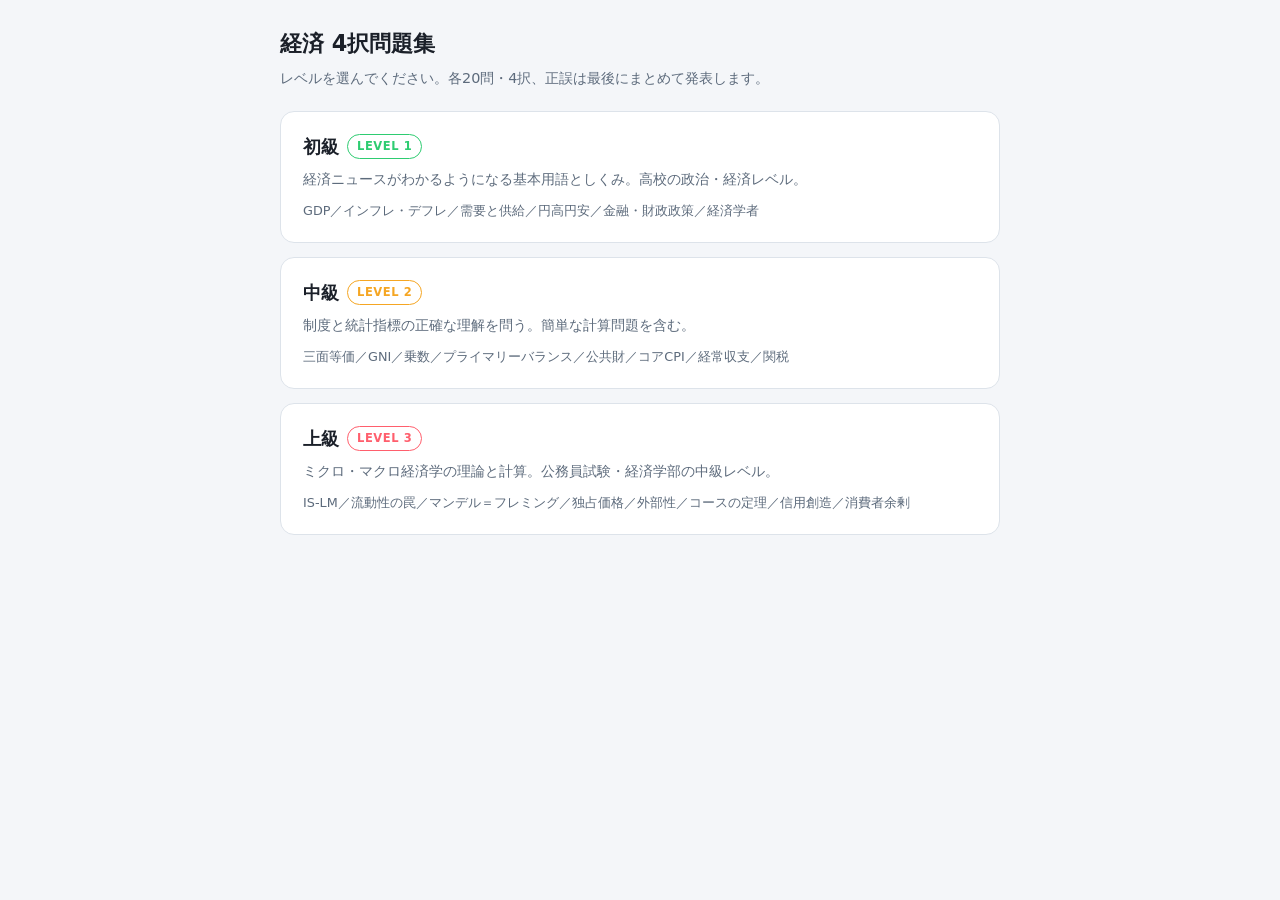
<file: index.html>
<!DOCTYPE html>
<html lang="ja">
<head>
<meta charset="UTF-8">
<meta name="viewport" content="width=device-width, initial-scale=1">
<title>経済 4択問題集</title>
<link rel="stylesheet" href="assets/quiz.css">
</head>
<body>
<div class="wrap">
  <h1>経済 4択問題集</h1>
  <p class="lead">レベルを選んでください。各20問・4択、正誤は最後にまとめて発表します。</p>

  <div class="levels">
    <a class="level" href="beginner.html">
      <h2>初級<span class="badge lv1">LEVEL 1</span></h2>
      <p>経済ニュースがわかるようになる基本用語としくみ。高校の政治・経済レベル。</p>
      <div class="tags">GDP／インフレ・デフレ／需要と供給／円高円安／金融・財政政策／経済学者</div>
    </a>

    <a class="level" href="intermediate.html">
      <h2>中級<span class="badge lv2">LEVEL 2</span></h2>
      <p>制度と統計指標の正確な理解を問う。簡単な計算問題を含む。</p>
      <div class="tags">三面等価／GNI／乗数／プライマリーバランス／公共財／コアCPI／経常収支／関税</div>
    </a>

    <a class="level" href="advanced.html">
      <h2>上級<span class="badge lv3">LEVEL 3</span></h2>
      <p>ミクロ・マクロ経済学の理論と計算。公務員試験・経済学部の中級レベル。</p>
      <div class="tags">IS-LM／流動性の罠／マンデル＝フレミング／独占価格／外部性／コースの定理／信用創造／消費者余剰</div>
    </a>
  </div>
</div>
</body>
</html>
</file>
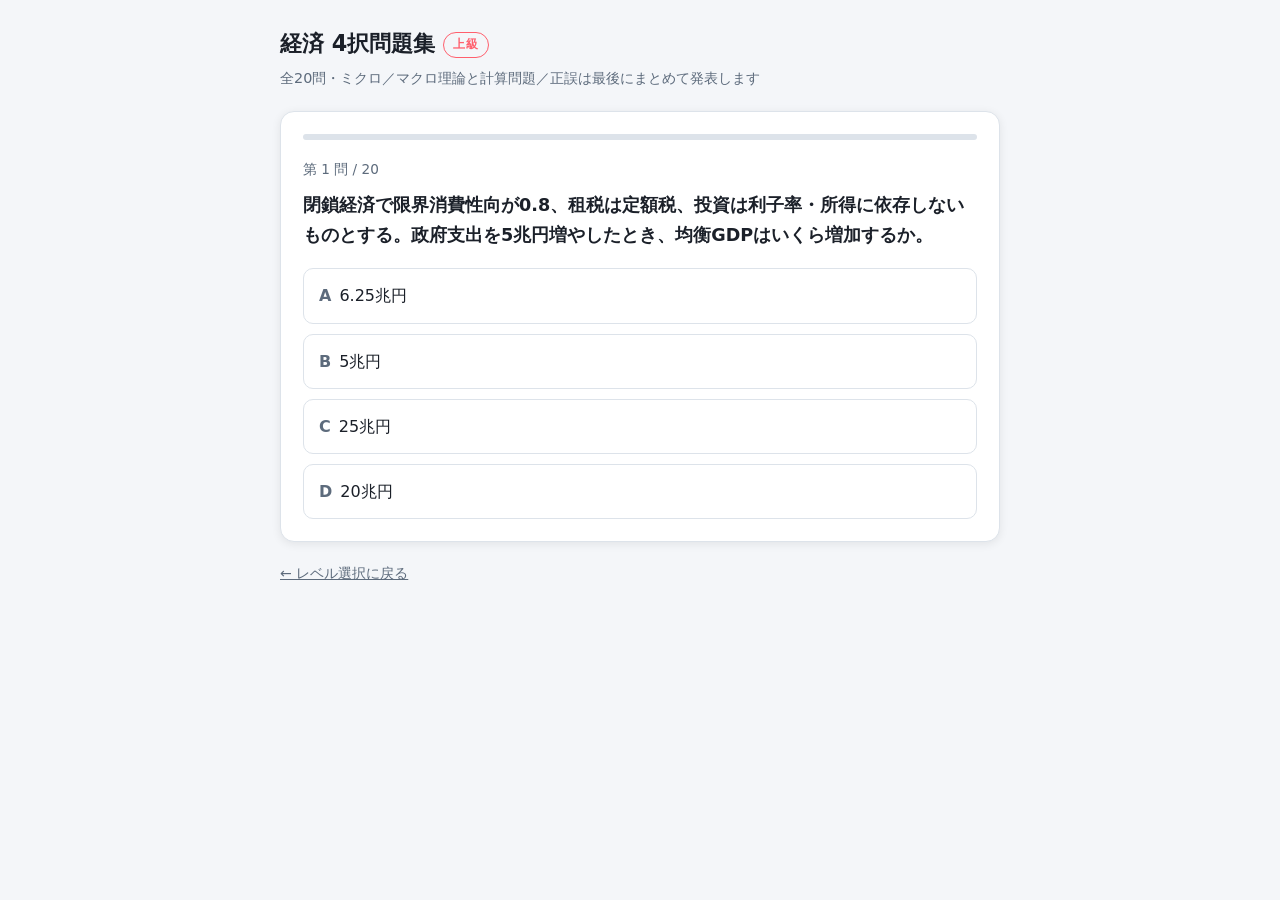
<file: advanced.html>
<!DOCTYPE html>
<html lang="ja">
<head>
<meta charset="UTF-8">
<meta name="viewport" content="width=device-width, initial-scale=1">
<title>経済 4択問題集［上級］</title>
<link rel="stylesheet" href="assets/quiz.css">
</head>
<body>
<div class="wrap">
  <h1>経済 4択問題集<span class="badge lv3">上級</span></h1>
  <p class="lead">全20問・ミクロ／マクロ理論と計算問題／正誤は最後にまとめて発表します</p>

  <div class="card" id="quiz">
    <div class="bar"><i id="prog"></i></div>
    <div class="meta"><span id="count"></span></div>
    <p class="q" id="qtext"></p>
    <div class="opts" id="opts"></div>
  </div>

  <div class="card hide" id="result">
    <div class="meta">結果</div>
    <div class="score"><span id="sc"></span><small> / <span id="tt"></span> 問正解</small></div>
    <div class="rank" id="rank"></div>
    <button class="next" id="retry">もう一度挑戦する</button>
    <ul class="rev" id="rev"></ul>
  </div>

  <a class="back" href="index.html">← レベル選択に戻る</a>
</div>

<script>
const RANKS = [
  "満点。主要論点を完全に押さえています",
  "上級合格ライン。ミクロ・マクロともに実力十分",
  "健闘。落とした分野の解説を潰せば一段上がります",
  "基本論点は取れています。計算問題を重点復習しましょう",
  "中級で土台を固めてから再挑戦しましょう"
];

const QUESTIONS = [
  {q:"閉鎖経済で限界消費性向が0.8、租税は定額税、投資は利子率・所得に依存しないものとする。政府支出を5兆円増やしたとき、均衡GDPはいくら増加するか。",
   c:["25兆円","5兆円","20兆円","6.25兆円"],a:0,
   e:"政府支出乗数 = 1/(1−限界消費性向) = 1/0.2 = 5。よって 5兆円 × 5 = 25兆円。20兆円は減税乗数 c/(1−c) = 4 を使った場合の値で、引っかけ。"},

  {q:"政府支出と租税（定額税）を同時に、いずれも10兆円増やした。均衡GDPはどうなるか。",
   c:["限界消費性向の値にかかわらず10兆円増加する","限界消費性向が0.8なら50兆円増加する","変化しない（財政中立）","限界消費性向が大きいほど減少する"],a:0,
   e:"均衡予算乗数の定理。政府支出乗数 1/(1−c) と減税乗数 −c/(1−c) の和は (1−c)/(1−c) = 1 になるため、乗数はcの値によらず常に1。"},

  {q:"あるガソリンの需要の価格弾力性は0.4であった。この財の価格を10％引き上げたとき、需要量と販売収入はどうなるか。",
   c:["需要量は4％減少し、販売収入は増加する","需要量は4％減少し、販売収入は減少する","需要量は40％減少し、販売収入は減少する","需要量は4％減少し、販売収入は変わらない"],a:0,
   e:"弾力性0.4＝非弾力的。価格上昇率10％より需要減少率4％の方が小さいので、価格×数量である収入は増える。弾力性が1なら収入不変、1より大きければ収入減。"},

  {q:"「流動性の罠」に陥った経済の説明として正しいものはどれか。",
   c:["貨幣需要の利子弾力性が極めて大きくLM曲線が水平になり、金融緩和が利子率を下げられない","貨幣需要の利子弾力性がゼロで、LM曲線が垂直になる","投資の利子弾力性が大きく、財政政策が無効になる","物価が上がり続けて貨幣が退蔵される状態"],a:0,
   e:"名目利子率が下限に達すると、増やした貨幣がすべて投機的動機で保有され利子率が下がらない。LMが水平なので金融政策は無効で、逆に財政政策はクラウディングアウトなしに効く。"},

  {q:"IS-LM分析において、拡張的財政政策のクラウディングアウトが完全に生じ、GDPがまったく増加しないのはどの場合か。",
   c:["LM曲線が垂直（貨幣需要の利子弾力性がゼロ）のとき","LM曲線が水平のとき","IS曲線が垂直（投資の利子弾力性がゼロ）のとき","IS曲線が水平のとき"],a:0,
   e:"LMが垂直だと財政拡張はGDPを増やせず利子率だけを押し上げ、上昇分だけ民間投資が減って完全に押し出される。逆にIS垂直＝投資が利子率に反応しないなら、クラウディングアウトは起きない。"},

  {q:"名目利子率が1％、期待インフレ率が−2％（デフレ予想）のとき、フィッシャー方程式による近似の実質利子率はいくらか。",
   c:["3％","−1％","1％","−2％"],a:0,
   e:"実質利子率 ≒ 名目利子率 − 期待インフレ率 = 1 − (−2) = 3％。デフレ下では名目金利をゼロまで下げても実質金利が高止まりし、借り手の実質債務負担が重くなる。"},

  {q:"資本移動が完全に自由な小国開放経済において、変動相場制のもとで拡張的財政政策を行った場合の効果はどれか（マンデル＝フレミング・モデル）。",
   c:["自国通貨高により純輸出が減り、産出量は増えない","自国通貨安により純輸出が増え、産出量が大きく増える","産出量も利子率も大きく上昇する","金融政策と同じく強い景気拡大効果を持つ"],a:0,
   e:"財政拡張→利子率上昇圧力→資本流入→自国通貨高→純輸出減少、で完全に相殺される。変動相場制では財政政策が無効で金融政策が有効、固定相場制ではその逆になる。"},

  {q:"同一の財のバスケットが日本で1,500円、米国で10ドルで買えるとする。実際の市場レートが1ドル＝120円であるとき、購買力平価と円の評価の組み合わせとして正しいものはどれか。",
   c:["購買力平価は1ドル＝150円で、円は過大評価（割高）","購買力平価は1ドル＝150円で、円は過小評価（割安）","購買力平価は1ドル＝120円で、円は適正水準","購買力平価は1ドル＝1,500円で、円は過小評価"],a:0,
   e:"購買力平価 = 1,500円 ÷ 10ドル = 150円/ドル。実勢の120円は平価より円が高い水準なので、円は過大評価されている（＝ドルが割安）。"},

  {q:"完全競争市場の企業が、短期において生産を継続する（操業停止しない）条件はどれか。",
   c:["価格が平均可変費用の最小値以上であること","価格が平均総費用の最小値以上であること","価格が限界費用を上回っていること","利潤が正であること"],a:0,
   e:"短期は固定費が埋没費用なので、可変費用さえ回収できれば操業した方が損失は小さい。平均可変費用の最小点が操業停止点、平均総費用の最小点は損益分岐点。"},

  {q:"利潤最大化を行う独占企業が直面する需要の価格弾力性が2、限界費用が600円であるとき、独占価格はいくらか。",
   c:["1,200円","600円","900円","300円"],a:0,
   e:"限界収入 MR = P(1 − 1/ε)、利潤最大化条件は MR = MC。P(1 − 1/2) = 600 → 0.5P = 600 → P = 1,200円。弾力性が小さいほどマークアップ率は大きくなる。"},

  {q:"生産に負の外部性（外部不経済）を伴う財について、政府が介入しない市場均衡の特徴として正しいものはどれか。",
   c:["私的限界費用が社会的限界費用を下回るため、社会的最適より生産量が過大になる","私的限界費用が社会的限界費用を上回るため、生産量が過少になる","生産量は社会的最適と一致するが、価格だけが低くなる","死荷重は発生しない"],a:0,
   e:"企業は外部費用を負担しないので費用を過小評価し、作りすぎになる（死荷重が発生）。外部限界費用に等しい税＝ピグー税を課すと外部性が内部化され、最適水準に戻る。"},

  {q:"コースの定理の内容として正しいものはどれか。",
   c:["取引費用が無視でき所有権が明確なら、権利の初期配分にかかわらず交渉によって効率的な資源配分が実現する","外部性の解決には必ず政府による課税が必要である","所有権をどちらに与えるかによって、資源配分の効率性が大きく変わる","公共財は市場では必ず過剰供給される"],a:0,
   e:"初期配分が変わっても効率性は変わらないが、所得分配は変わる点に注意。当事者が多数で交渉費用が大きい公害問題などでは成立しにくく、そこに政府介入の余地が生じる。"},

  {q:"次のうち「逆選択」の例として最も適切なものはどれか。",
   c:["中古車市場で品質の悪い車ばかりが売りに出され、良質な車が市場から退出する","火災保険に入った人が火の用心を怠るようになる","医師が患者に必要以上の検査を勧める","経営者が株主の利益より自分の報酬を優先する"],a:0,
   e:"逆選択は契約「前」の情報の非対称性（隠された情報）で起きる。アカロフのレモン市場が典型。残りの3つは契約後の行動に起因するモラルハザード／エージェンシー問題。"},

  {q:"1回限りの同時手番で行われる典型的な囚人のジレンマにおける結果として正しいものはどれか。",
   c:["双方が裏切る組み合わせが唯一のナッシュ均衡であり、それはパレート効率的でない","双方が協調する組み合わせがナッシュ均衡になる","ナッシュ均衡は存在しない","ナッシュ均衡は必ずパレート効率的である"],a:0,
   e:"裏切りは相手の戦略によらず有利な支配戦略なので、双方裏切りが均衡。しかし双方協調の方が両者とも得であり、個人合理性と集団合理性が食い違う。"},

  {q:"ジニ係数の説明として正しいものはどれか。",
   c:["ローレンツ曲線と均等分布線で囲まれた面積の2倍で、0に近いほど平等である","ローレンツ曲線の傾きそのもので、1に近いほど平等である","消費支出に占める食料費の割合を示す","値は0から100までをとり、100が完全平等を意味する"],a:0,
   e:"完全平等ならローレンツ曲線は45度線と一致してジニ係数は0、1人がすべての所得を得る完全不平等なら1。食料費の割合はエンゲル係数。"},

  {q:"次のうち、日本のGDPに計上されるものはどれか。",
   c:["持ち家の帰属家賃","保有株式の売却益（キャピタルゲイン）","中古住宅そのものの売買代金","公的年金の給付額"],a:0,
   e:"持ち家は自分に家賃を払って住宅サービスを生産しているとみなし推計計上する。キャピタルゲインや移転支出は新たな付加価値ではないので不算入。中古住宅も生産は過去に計上済みで、当年に計上されるのは仲介手数料だけ。"},

  {q:"法定準備率が10％、ある市中銀行に100億円の本源的預金があるとする。銀行が超過準備を保有せず現金流出もない場合、信用創造によって新たに生み出される預金（派生預金）の合計はいくらか。",
   c:["900億円","1,000億円","100億円","90億円"],a:0,
   e:"預金総額 = 本源的預金 ÷ 準備率 = 100 ÷ 0.1 = 1,000億円。そこから元の100億円を引いた900億円が新たに創造された派生預金。1,000億円は預金総額なので引っかけ。"},

  {q:"自然失業率仮説（フリードマンら）に基づく長期フィリップス曲線の形状と含意はどれか。",
   c:["自然失業率の水準で垂直となり、長期にはインフレ率と失業率のトレードオフは存在しない","右下がりのままで、長期でもインフレを許容すれば失業を減らせる","水平となり、失業率は金融政策で自由に決められる","右上がりとなり、インフレと失業が同時に悪化する"],a:0,
   e:"短期には予想外のインフレが失業を減らすが、長期には人々の予想が実際のインフレに追いつくため失業率は自然失業率に戻る。金融政策が長期的に決められるのは失業率ではなくインフレ率だけ、という含意を持つ。"},

  {q:"A国は1単位の生産にX財2時間・Y財4時間、B国はX財6時間・Y財8時間を要する。比較優位に関する記述として正しいものはどれか。",
   c:["A国はX財に、B国はY財に比較優位を持ち、特化と交換で双方が利益を得られる","B国は両財とも絶対劣位なので、貿易から利益を得られない","A国は両財で生産性が高いので、両財に比較優位を持つ","A国はY財に、B国はX財に比較優位を持つ"],a:0,
   e:"X財1単位の機会費用はA国が 2/4 ＝ 0.5単位のY財、B国が 6/8 ＝ 0.75単位のY財。安いA国がX財に比較優位で、裏返しにB国はY財に比較優位。絶対劣位でも比較優位は必ず存在し、貿易の利益が生じる（リカード）。"},

  {q:"ある財の需要曲線が P = 100 − Q（Pは価格・円、Qは数量・個）で表される。市場価格が40円のとき、消費者余剰はいくらか。",
   c:["1,800円","3,600円","2,400円","1,200円"],a:0,
   e:"P=40 のとき Q=60。消費者余剰は需要曲線と価格線に挟まれた三角形の面積なので、(100−40) × 60 ÷ 2 = 1,800円。÷2 を忘れると3,600円になる。"}
];
</script>
<script src="assets/quiz.js"></script>
</body>
</html>
</file>
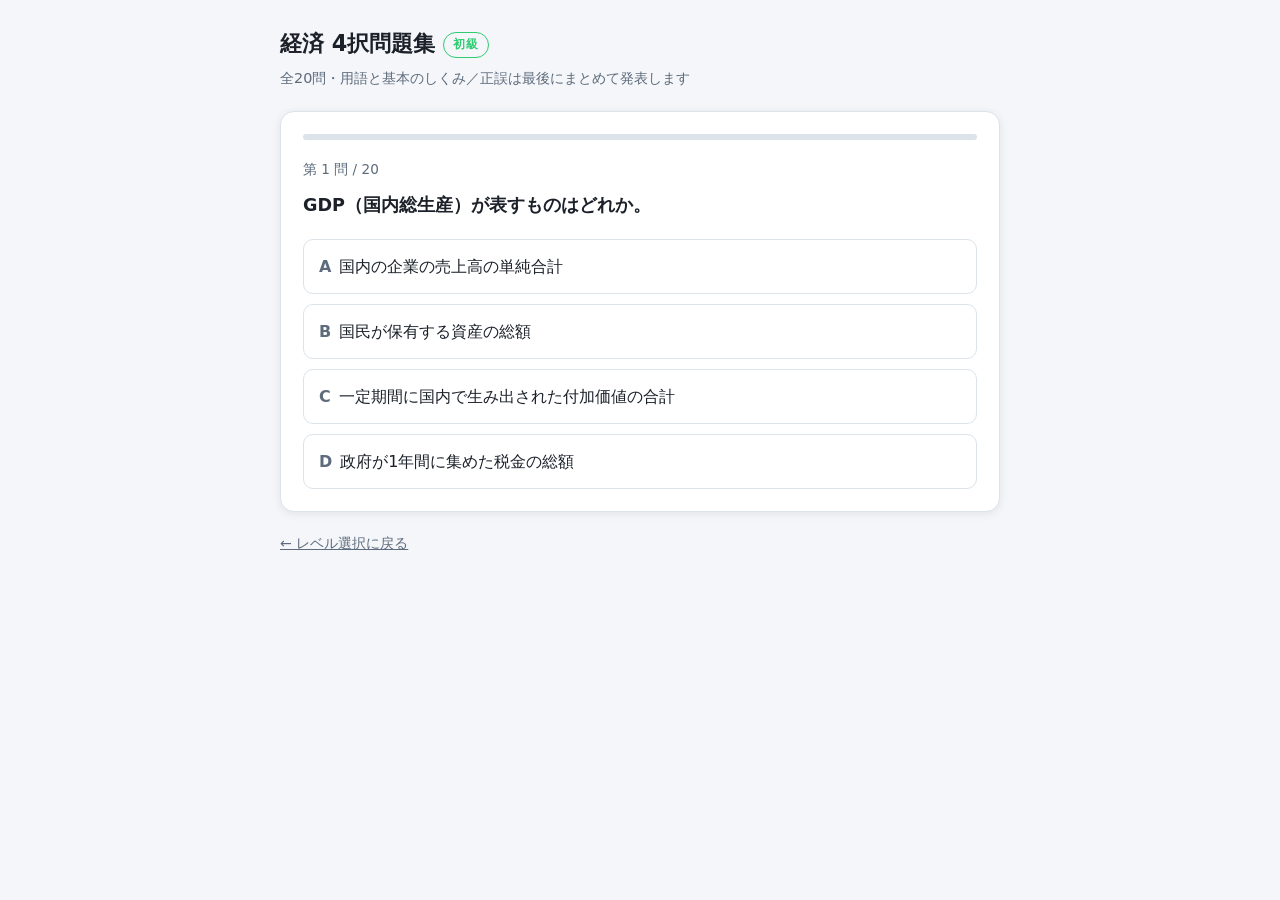
<file: beginner.html>
<!DOCTYPE html>
<html lang="ja">
<head>
<meta charset="UTF-8">
<meta name="viewport" content="width=device-width, initial-scale=1">
<title>経済 4択問題集［初級］</title>
<link rel="stylesheet" href="assets/quiz.css">
</head>
<body>
<div class="wrap">
  <h1>経済 4択問題集<span class="badge lv1">初級</span></h1>
  <p class="lead">全20問・用語と基本のしくみ／正誤は最後にまとめて発表します</p>

  <div class="card" id="quiz">
    <div class="bar"><i id="prog"></i></div>
    <div class="meta"><span id="count"></span></div>
    <p class="q" id="qtext"></p>
    <div class="opts" id="opts"></div>
  </div>

  <div class="card hide" id="result">
    <div class="meta">結果</div>
    <div class="score"><span id="sc"></span><small> / <span id="tt"></span> 問正解</small></div>
    <div class="rank" id="rank"></div>
    <button class="next" id="retry">もう一度挑戦する</button>
    <ul class="rev" id="rev"></ul>
  </div>

  <a class="back" href="index.html">← レベル選択に戻る</a>
</div>

<script>
const RANKS = [
  "満点！ 初級は完璧です。中級へ進みましょう",
  "優秀。基礎はしっかり身についています",
  "合格ライン。間違えた分野を復習しましょう",
  "もう一歩。解説を読み直してみましょう",
  "基礎からじっくり復習しましょう"
];

const QUESTIONS = [
  {q:"GDP（国内総生産）が表すものはどれか。",
   c:["一定期間に国内で生み出された付加価値の合計","国民が保有する資産の総額","政府が1年間に集めた税金の総額","国内の企業の売上高の単純合計"],a:0,
   e:"GDPはフロー（一定期間の生産）の指標で、国内で新たに生み出された付加価値の合計。売上高の単純合計だと中間投入が二重計上になる。"},

  {q:"インフレーションの説明として正しいものはどれか。",
   c:["物価が継続的に上昇し、貨幣価値が下がること","物価が継続的に下落すること","失業率が上がること","為替レートが固定されること"],a:0,
   e:"インフレ＝物価上昇＝お金の価値の低下。逆に物価が下がり続けるのがデフレーション。"},

  {q:"一般的な需要曲線の形状はどれか。",
   c:["右下がり","右上がり","水平","U字型"],a:0,
   e:"価格が下がるほど需要量は増えるため右下がり。供給曲線は逆に右上がりになる。"},

  {q:"中央銀行が政策金利を引き上げたときに一般に期待される効果はどれか。",
   c:["借入が減り景気が抑制され、インフレが鎮まる","消費と投資が急増する","通貨供給量が増える","失業率が必ず下がる"],a:0,
   e:"利上げは金融引き締め。資金調達コストが上がって投資・消費が抑えられ、物価上昇を抑える方向に働く。"},

  {q:"日本の中央銀行はどれか。",
   c:["日本銀行","財務省","金融庁","日本政策投資銀行"],a:0,
   e:"日本銀行は「発券銀行」「銀行の銀行」「政府の銀行」の3つの役割を持つ。財務省・金融庁は政府機関で中央銀行ではない。"},

  {q:"1ドル＝100円から1ドル＝130円になった。この変化の呼び方と、有利になる側の組み合わせはどれか。",
   c:["円安・輸出企業に有利","円高・輸出企業に有利","円安・輸入企業に有利","円高・輸入企業に有利"],a:0,
   e:"1ドルを買うのに多くの円が必要＝円の価値が下落＝円安。輸出品の外貨建て価格が下がるので輸出企業に追い風、輸入企業には逆風。"},

  {q:"経済学でいう「機会費用」の意味はどれか。",
   c:["ある選択をしたために諦めた選択肢のうち、最大の価値","実際に支払った金額の合計","将来発生する見込みの費用","固定費と変動費の合計"],a:0,
   e:"機会費用は実際の支出（会計上の費用）ではなく、犠牲にした最善の代替案の価値。意思決定の合理性を判断する基準になる。"},

  {q:"独占市場の特徴として正しいものはどれか。",
   c:["供給者が1社しかなく、価格支配力を持つ","多数の企業が同質財を売る","価格は必ず市場で最安になる","参入・退出が完全に自由である"],a:0,
   e:"独占企業はプライスメイカーとして価格を左右できる。多数の企業が同質財を売り、参入退出が自由なのは完全競争市場。"},

  {q:"消費税の税制上の分類はどれか。",
   c:["間接税","直接税","目的税のみに分類される","地方税のみで国税ではない"],a:0,
   e:"納税者（企業）と担税者（消費者）が異なるため間接税。所得税・法人税は直接税。"},

  {q:"名目GDPと実質GDPの違いとして正しいものはどれか。",
   c:["実質GDPは物価変動の影響を取り除いた値である","実質GDPは輸出入を除いた値である","名目GDPは政府支出を含まない","両者は必ず一致する"],a:0,
   e:"名目GDPはその年の価格で評価した値。物価の影響を除いたのが実質GDPで、両者の比から物価水準を示すGDPデフレーターが求まる。"},

  {q:"完全失業率を計算するときの分母となるのはどれか。",
   c:["労働力人口","総人口","15歳以上の全人口","就業者数"],a:0,
   e:"完全失業率＝完全失業者÷労働力人口。労働力人口は就業者＋完全失業者で、働く意思のない非労働力人口は含まない。"},

  {q:"財政政策の主体と代表的な手段の組み合わせはどれか。",
   c:["政府 ─ 公共投資や増減税","中央銀行 ─ 公開市場操作","民間銀行 ─ 貸出金利の設定","企業 ─ 設備投資"],a:0,
   e:"財政政策は政府が歳出・税制を通じて景気を調整する。中央銀行が金利や資金量を動かすのは金融政策。"},

  {q:"他の条件が一定のまま、ある財の供給だけが増えたとき、均衡価格と均衡取引量はどうなるか。",
   c:["価格は下がり、取引量は増える","価格は上がり、取引量は減る","価格・取引量ともに上がる","価格・取引量ともに変わらない"],a:0,
   e:"供給曲線が右にシフトすると、需要曲線との交点は右下に移動する。つまり安くたくさん売買される。"},

  {q:"市場メカニズムを「見えざる手」と表現した経済学者は誰か。",
   c:["アダム・スミス","ケインズ","マルクス","フリードマン"],a:0,
   e:"『国富論』でのアダム・スミスの言葉。各人が私益を追求すると結果的に社会全体の利益にもつながる、という市場観を示す。"},

  {q:"「比較優位」に基づく自由貿易の利益を説いた経済学者は誰か。",
   c:["リカード","マルサス","シュンペーター","ワルラス"],a:0,
   e:"デヴィッド・リカードの比較生産費説。すべての財で劣位でも、相対的に得意な財に特化して交換すれば双方が得をする。"},

  {q:"「有効需要の原理」を唱え、不況時の政府支出拡大を主張したのは誰か。",
   c:["ケインズ","アダム・スミス","ハイエク","リカード"],a:0,
   e:"ケインズは『一般理論』で、供給ではなく需要が生産量と雇用を決めるとし、不況期の財政出動を正当化した。"},

  {q:"エンゲル係数が示すものはどれか。",
   c:["消費支出に占める食料費の割合","所得に占める貯蓄の割合","所得格差の大きさ","物価の上昇率"],a:0,
   e:"エンゲル係数は生活水準の目安で、一般に所得が低いほど高くなる。所得格差を測る代表的指標はジニ係数。"},

  {q:"中央銀行が公開市場操作で国債を市中から買い入れると、どうなるか。",
   c:["市中の通貨供給量が増え、金融緩和になる","市中の通貨供給量が減り、金融引き締めになる","通貨供給量は変わらない","必ず円高になる"],a:0,
   e:"買いオペは中央銀行が代金を市中に払うので資金供給が増える（金融緩和）。逆に国債を売る売りオペは資金を吸収する。"},

  {q:"累進課税制度の説明として正しいものはどれか。",
   c:["所得が高いほど高い税率が適用される","全員に同じ税率が適用される","所得が高いほど税率が下がる","消費額に応じて税率が変わる"],a:0,
   e:"日本の所得税が代表例。高所得者ほど負担率が高くなり、所得再分配（格差是正）とビルトインスタビライザーの機能を持つ。"},

  {q:"デフレスパイラルの説明として正しいものはどれか。",
   c:["物価下落と企業収益・賃金の悪化が互いを加速させる悪循環","物価上昇と賃金上昇が繰り返される状態","景気が過熱して金利が急騰する状態","為替が急激に円安に進む状態"],a:0,
   e:"物価下落→売上減→賃下げ・雇用減→需要減→さらに物価下落、というループ。実質債務負担も重くなり不況が長期化しやすい。"}
];
</script>
<script src="assets/quiz.js"></script>
</body>
</html>
</file>
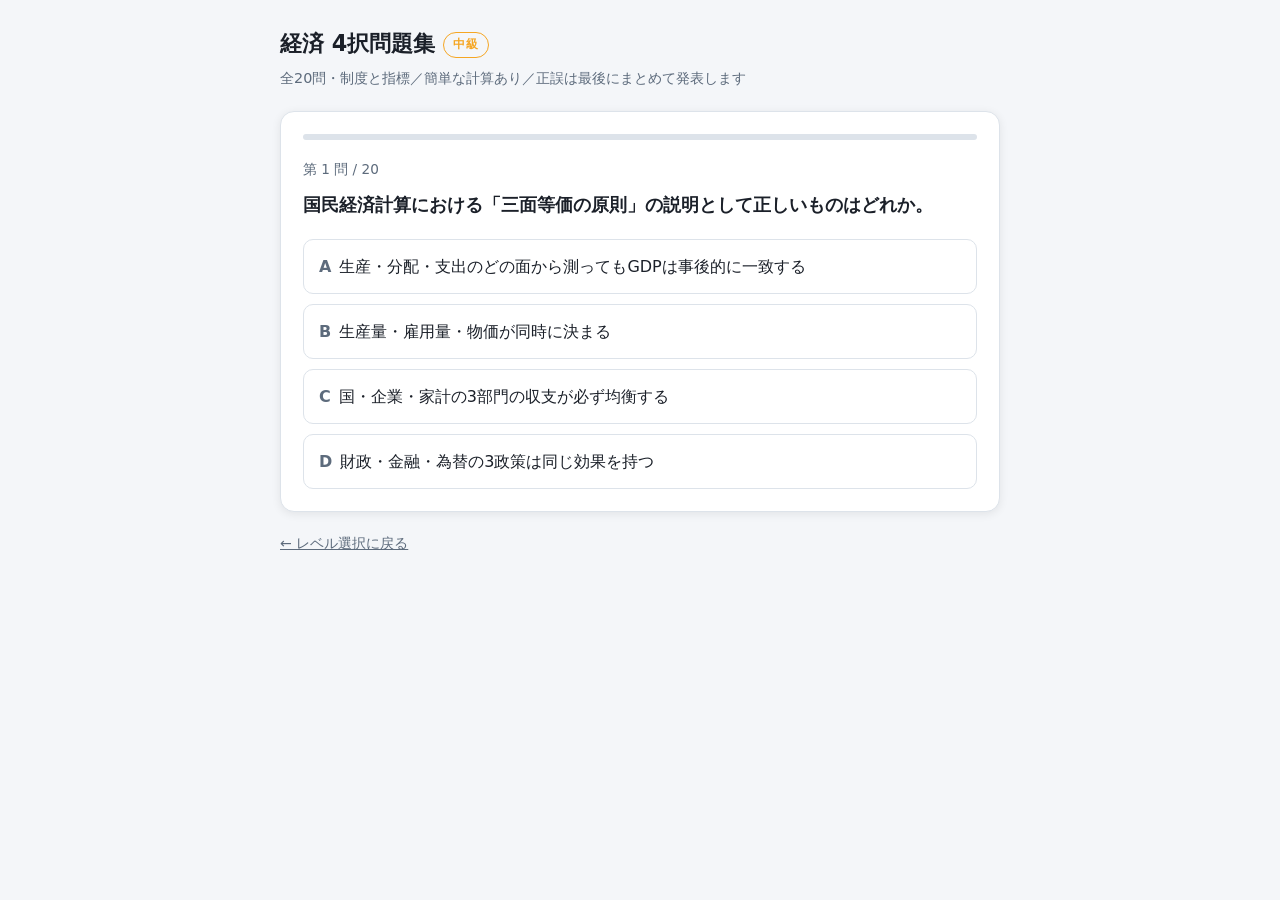
<file: intermediate.html>
<!DOCTYPE html>
<html lang="ja">
<head>
<meta charset="UTF-8">
<meta name="viewport" content="width=device-width, initial-scale=1">
<title>経済 4択問題集［中級］</title>
<link rel="stylesheet" href="assets/quiz.css">
</head>
<body>
<div class="wrap">
  <h1>経済 4択問題集<span class="badge lv2">中級</span></h1>
  <p class="lead">全20問・制度と指標／簡単な計算あり／正誤は最後にまとめて発表します</p>

  <div class="card" id="quiz">
    <div class="bar"><i id="prog"></i></div>
    <div class="meta"><span id="count"></span></div>
    <p class="q" id="qtext"></p>
    <div class="opts" id="opts"></div>
  </div>

  <div class="card hide" id="result">
    <div class="meta">結果</div>
    <div class="score"><span id="sc"></span><small> / <span id="tt"></span> 問正解</small></div>
    <div class="rank" id="rank"></div>
    <button class="next" id="retry">もう一度挑戦する</button>
    <ul class="rev" id="rev"></ul>
  </div>

  <a class="back" href="index.html">← レベル選択に戻る</a>
</div>

<script>
const RANKS = [
  "満点！ 中級は完璧です。上級に挑戦しましょう",
  "優秀。制度と指標をよく理解しています",
  "合格ライン。取りこぼした分野を潰しましょう",
  "もう一歩。計算問題と指標の定義を復習しましょう",
  "初級に戻って用語を固めるのが近道です"
];

const QUESTIONS = [
  {q:"国民経済計算における「三面等価の原則」の説明として正しいものはどれか。",
   c:["生産・分配・支出のどの面から測ってもGDPは事後的に一致する","国・企業・家計の3部門の収支が必ず均衡する","生産量・雇用量・物価が同時に決まる","財政・金融・為替の3政策は同じ効果を持つ"],a:0,
   e:"同じ付加価値を、作った側（生産）・受け取った側（分配＝賃金や利潤）・使った側（支出＝消費や投資）から見ているだけなので、事後的には必ず一致する。"},

  {q:"GDPとGNI（国民総所得）の関係として正しいものはどれか。",
   c:["GNI ＝ GDP ＋ 海外からの純所得受取","GNI ＝ GDP − 固定資本減耗","GNI ＝ GDP ＋ 輸出 − 輸入","GNIとGDPは常に一致する"],a:0,
   e:"GDPは「国内」で生み出された付加価値、GNIは「国民（居住者）」が受け取った所得。日本人が海外で稼いだ所得を足し、外国人が日本で稼いだ分を引くと GNI になる。"},

  {q:"ある財の需要曲線そのものを右にシフトさせる要因はどれか。",
   c:["消費者の所得が増加した（正常財の場合）","その財の価格が下落した","その財の生産技術が向上した","その財の原材料費が下がった"],a:0,
   e:"価格の変化は「曲線上の移動」で、曲線自体は動かない。所得・嗜好・関連財の価格・人口などが変わると曲線がシフトする。技術向上や原材料費の低下は供給曲線をシフトさせる要因。"},

  {q:"コーヒーの価格が上昇したとき、紅茶の需要が増加した。この2財の関係と、バターとパンのような関係の呼び名の組み合わせはどれか。",
   c:["コーヒーと紅茶は代替財、バターとパンは補完財","コーヒーと紅茶は補完財、バターとパンは代替財","どちらも代替財である","どちらも補完財である"],a:0,
   e:"一方の価格が上がると他方の需要が増えるのが代替財（交差弾力性がプラス）。一緒に消費され、一方が値上がりすると他方の需要も減るのが補完財（交差弾力性がマイナス）。"},

  {q:"経済学的に合理的な意思決定における「サンクコスト（埋没費用）」の扱いはどれか。",
   c:["すでに支出済みで回収できないため、今後の判断材料に含めない","必ず回収できるまで事業を続ける根拠にする","固定費と同じく毎期の費用に上乗せする","機会費用と同じ意味なので必ず考慮する"],a:0,
   e:"今後の選択によって変わらない費用は、どの選択肢でも同じなので比較に影響しない。「ここまで投資したのだから」と続けるのはコンコルド効果と呼ばれる不合理な判断。"},

  {q:"限界消費性向が0.6の閉鎖経済で、政府支出を5兆円増やしたとき、均衡GDPはいくら増加するか。",
   c:["12.5兆円","5兆円","3兆円","8兆円"],a:0,
   e:"政府支出乗数 = 1/(1−0.6) = 2.5。5兆円 × 2.5 = 12.5兆円。限界消費性向が大きいほど乗数も大きくなる。"},

  {q:"財政の「ビルトインスタビライザー（自動安定化装置）」の例として適切なものはどれか。",
   c:["累進課税と雇用保険の失業給付","不況時に決定される補正予算の公共投資","日本銀行による国債の買い入れ","消費税率の引き上げ"],a:0,
   e:"景気が過熱すれば税収が自動的に増えて需要を抑え、不況になれば税負担が減り給付が増えて需要を下支えする。裁量的な補正予算や利下げは政策判断を伴うのでフィスカル・ポリシー／金融政策。"},

  {q:"プライマリーバランス（基礎的財政収支）の定義として正しいものはどれか。",
   c:["国債費を除く歳出と、国債発行収入を除く歳入との収支","歳入と歳出の単純な差額","国債残高の対GDP比","経常収支と資本収支の合計"],a:0,
   e:"過去の借金の元利払い（国債費）と新規の借金（公債金収入）を除いた収支で、その年の政策的経費を税収などで賄えているかを示す。均衡していても金利分だけ債務残高は増えうる点に注意。"},

  {q:"財政法が定める、国債に関する原則はどれか。",
   c:["日本銀行が国債を直接引き受けることは原則として禁止されている（市中消化の原則）","国債の発行そのものが全面的に禁止されている","国債は必ず日本銀行が引き受けなければならない","国債発行には国民投票が必要である"],a:0,
   e:"中央銀行が直接引き受けると歯止めのない通貨増発とインフレを招くため、財政法第5条で原則禁止。建設国債は同法で認められ、赤字国債は特例法によって毎年度発行されている。"},

  {q:"直接金融に分類されるものはどれか。",
   c:["企業が社債や株式を発行して投資家から資金を調達する","企業が銀行から融資を受ける","個人が銀行に預金する","企業が信用金庫で手形を割り引く"],a:0,
   e:"資金の出し手と受け手が証券市場で直接結びつくのが直接金融。銀行が預金を集めて貸し出す形は、銀行が仲立ちする間接金融。"},

  {q:"現在の日本銀行の金融調節に関する記述として正しいものはどれか。",
   c:["主たる手段は公開市場操作で、買いオペは短期市場金利を低下させる","公定歩合の変更が現在も主たる政策手段である","預金準備率の変更が毎月行われている","金融政策は財務大臣が決定する"],a:0,
   e:"金利自由化以降、公定歩合（現・基準割引率）操作は主役ではなくなり、オペレーションが中心。政策は日銀の金融政策決定会合で決まり、政府から独立している。"},

  {q:"公共財の性質と、それが市場で十分供給されにくい理由の組み合わせはどれか。",
   c:["非競合性と非排除性を持ち、対価を払わない人を排除できずフリーライダーが生じるため","競合性と排除性を持ち、価格が高すぎるため","希少性がなく、そもそも需要がないため","独占企業が供給を制限するため"],a:0,
   e:"国防や一般道路が典型。皆が「他人が払うだろう」とただ乗りするため市場では過少供給になり、政府が税で供給する根拠になる。"},

  {q:"電力やガスの送配管網のように、巨額の固定費のために1社が供給した方が費用が低くなる状態を何というか。",
   c:["自然独占","カルテル","寡占","独占的競争"],a:0,
   e:"規模の経済が大きく働き、平均費用が生産量の拡大とともに下がり続けるために起きる。市場に任せると価格が高止まりするので、料金規制や公的関与の対象になりやすい。"},

  {q:"独占禁止法とその運用機関に関する記述として正しいものはどれか。",
   c:["カルテルや不公正な取引方法を禁止し、公正取引委員会が運用する","企業の合併をすべて禁止し、経済産業省が運用する","独占企業の利潤に課税する制度で、国税庁が運用する","中小企業の保護のみを目的とし、中小企業庁が運用する"],a:0,
   e:"独占禁止法は私的独占・不当な取引制限（カルテル・談合）・不公正な取引方法を規制する。公正取引委員会は他省庁から独立した行政委員会。"},

  {q:"他の条件を一定として、日本の金利が米国の金利より相対的に上昇した場合、為替レートは一般にどう動くか。",
   c:["円で運用する魅力が増して円買いが起こり、円高に向かう","円売りが起こり、円安に向かう","内外金利差は為替に影響しない","必ず固定相場に移行する"],a:0,
   e:"金利の高い通貨に資金が流れる（金利平価の考え方）。近年の急速な円安も、日米金利差の拡大が主因の一つとして説明されることが多い。"},

  {q:"日本の経常収支の内訳のうち、海外への投資から得られる利子・配当が計上されるのはどれか。",
   c:["第一次所得収支","貿易収支","サービス収支","第二次所得収支"],a:0,
   e:"近年の日本は貿易収支が赤字の年でも、対外資産から得られる第一次所得収支の大幅黒字によって経常収支黒字を保つ構造になっている。無償援助や送金は第二次所得収支。"},

  {q:"日本で「コアCPI」と呼ばれる指標はどれか。",
   c:["生鮮食品を除く総合指数","すべての品目を含む総合指数","生鮮食品およびエネルギーを除く総合指数","企業間で取引される財の価格指数"],a:0,
   e:"天候で振れやすい生鮮食品を除いたのがコア。さらにエネルギーも除いたものは「コアコア」と呼ばれる。企業間取引の価格は企業物価指数（CGPI）。"},

  {q:"名目賃金が前年比3％上昇し、消費者物価が5％上昇した。実質賃金はどうなったか。",
   c:["およそ2％低下した","およそ2％上昇した","およそ8％上昇した","変化していない"],a:0,
   e:"実質賃金上昇率 ≒ 名目賃金上昇率 − 物価上昇率 = 3 − 5 = −2％。名目の給料が上がっても、物価の上昇がそれを上回れば購買力は落ちる。"},

  {q:"ある輸入品に関税を課したときに生じる効果として正しいものはどれか。",
   c:["国内価格が上昇して国内生産者は保護されるが、消費者の負担は増え社会全体では死荷重が生じる","国内価格が下がり消費者が得をする","国内生産者・消費者ともに利益を得る","貿易量は変わらず、政府の税収だけが増える"],a:0,
   e:"関税で国内価格が上がると生産者余剰と関税収入は増えるが、それを上回る消費者余剰の減少が生じ、差し引きで死荷重（厚生損失）が残る。"},

  {q:"名目GDP成長率が1％、実質GDP成長率が2％であったとき、GDPデフレーターの変化率はおよそいくらか。",
   c:["−1％（物価は下落）","＋1％（物価は上昇）","＋3％（物価は上昇）","0％（物価は横ばい）"],a:0,
   e:"名目成長率 ≒ 実質成長率 ＋ デフレーター上昇率 なので、1 − 2 = −1％。実質が名目を上回るときは物価が下がっている（デフレ）状態を意味する。"}
];
</script>
<script src="assets/quiz.js"></script>
</body>
</html>
</file>
<file: assets/quiz.css>
:root{
  --bg:#0f1216; --card:#181d24; --line:#2a323d; --fg:#e8ecf1; --sub:#9aa7b6;
  --accent:#4c8dff; --ok:#2ecc71; --ng:#ff5f6d;
}
@media (prefers-color-scheme: light){
  :root{ --bg:#f4f6f9; --card:#ffffff; --line:#dde3ea; --fg:#1b2029; --sub:#5d6b7c; }
}
*{box-sizing:border-box}
body{
  margin:0; padding:24px 16px 60px;
  background:var(--bg); color:var(--fg);
  font-family:"Hiragino Kaku Gothic ProN","Yu Gothic",Meiryo,system-ui,sans-serif;
  line-height:1.7;
}
.wrap{max-width:720px;margin:0 auto}
h1{font-size:1.4rem;margin:0 0 4px}
.lead{color:var(--sub);font-size:.9rem;margin:0 0 20px}
.badge{
  display:inline-block;font-size:.72rem;font-weight:700;letter-spacing:.05em;
  padding:2px 9px;border-radius:99px;border:1px solid currentColor;margin-left:8px;vertical-align:3px;
}
.lv1{color:#2ecc71} .lv2{color:#f5a623} .lv3{color:#ff5f6d}
.card{
  background:var(--card);border:1px solid var(--line);border-radius:14px;
  padding:22px;box-shadow:0 2px 10px rgba(0,0,0,.08);
}
.bar{height:6px;background:var(--line);border-radius:99px;overflow:hidden;margin-bottom:18px}
.bar>i{display:block;height:100%;background:var(--accent);width:0;transition:width .25s}
.meta{display:flex;justify-content:space-between;font-size:.85rem;color:var(--sub);margin-bottom:10px}
.q{font-size:1.1rem;font-weight:700;margin:0 0 18px;white-space:pre-wrap}
.opts{display:grid;gap:10px}
button.opt{
  text-align:left;width:100%;padding:13px 15px;border-radius:10px;cursor:pointer;
  border:1px solid var(--line);background:transparent;color:var(--fg);
  font:inherit;transition:.15s;
}
button.opt:hover:not(:disabled){border-color:var(--accent);transform:translateX(2px)}
button.opt:disabled{cursor:default;opacity:.5}
.mark{font-weight:700;margin-right:8px;color:var(--sub)}
.next{
  margin-top:16px;margin-right:10px;padding:11px 22px;border:none;border-radius:9px;
  background:var(--accent);color:#fff;font:inherit;font-weight:700;cursor:pointer;
}
.score{font-size:2.6rem;font-weight:800;margin:6px 0}
.score small{font-size:1rem;color:var(--sub);font-weight:400}
.rank{color:var(--accent);font-weight:700;margin-bottom:18px}
ul.rev{list-style:none;padding:0;margin:18px 0 0;border-top:1px solid var(--line)}
ul.rev li{padding:12px 0;border-bottom:1px solid var(--line);font-size:.92rem}
ul.rev .t{font-weight:700}
ul.rev .a{color:var(--sub);font-size:.87rem;margin-top:4px}
.o-i{color:var(--ok);font-weight:700;margin-right:6px}
.x-i{color:var(--ng);font-weight:700;margin-right:6px}
.hide{display:none}
.back{display:inline-block;margin-top:20px;color:var(--sub);font-size:.88rem}
a{color:var(--accent)}

/* ---- レベル選択ページ ---- */
.levels{display:grid;gap:14px;margin-top:6px}
a.level{
  display:block;text-decoration:none;color:inherit;
  background:var(--card);border:1px solid var(--line);border-radius:14px;padding:20px 22px;
  transition:.15s;
}
a.level:hover{border-color:var(--accent);transform:translateY(-2px)}
a.level h2{margin:0 0 6px;font-size:1.12rem}
a.level p{margin:0;color:var(--sub);font-size:.88rem}
a.level .tags{margin-top:8px;font-size:.8rem;color:var(--sub)}
</file>
